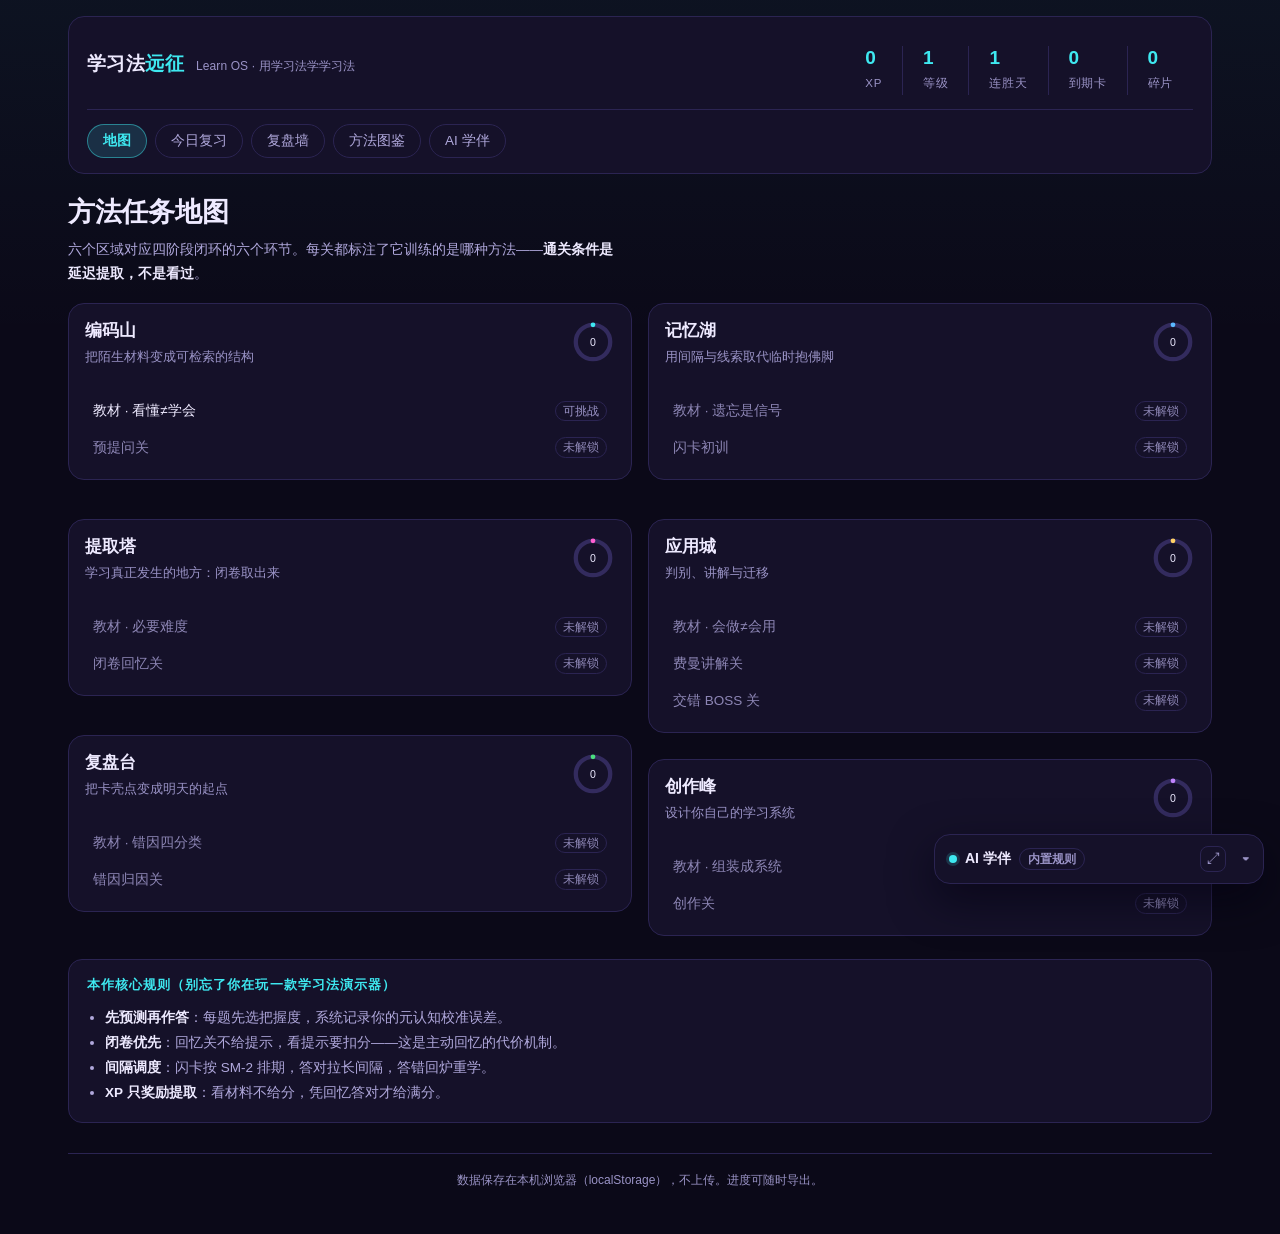
<file: docs/index.html>
<!DOCTYPE html>
<html lang="zh-CN">
<head>
<meta charset="utf-8">
<meta name="viewport" content="width=device-width,initial-scale=1,viewport-fit=cover">
<title>学习法远征 · Learn OS</title>
<!-- 楷体子集：给长文正文用。文件由 build-kai-font.py 生成，换内容后重跑一次。 -->
<link rel="stylesheet" href="kai-font.css">
<link rel="stylesheet" href="styles.css">
</head>
<body>

<div id="app">

  <!-- ============ 顶部 HUD ============ -->
  <header class="hud">
    <div class="hud-left">
      <div class="logo">学习法<b>远征</b></div>
      <div class="sub">Learn OS · 用学习法学学习法</div>
    </div>
    <div class="hud-stats">
      <div class="stat"><span class="v" id="hud-xp">0</span><span class="k">XP</span></div>
      <div class="stat"><span class="v" id="hud-lv">1</span><span class="k">等级</span></div>
      <div class="stat"><span class="v" id="hud-streak">0</span><span class="k">连胜天</span></div>
      <div class="stat"><span class="v" id="hud-due">0</span><span class="k">到期卡</span></div>
      <div class="stat"><span class="v" id="hud-frag">0</span><span class="k">碎片</span></div>
    </div>
    <nav class="hud-nav">
      <button class="tab active" data-view="map">地图</button>
      <button class="tab" data-view="recall">今日复习</button>
      <button class="tab" data-view="wall">复盘墙</button>
      <button class="tab" data-view="library">方法图鉴</button>
      <button class="tab" data-view="companion">AI 学伴</button>
    </nav>
  </header>

  <!-- ============ 主区 ============ -->
  <main id="main">

    <!-- ---------- 地图视图 ---------- -->
    <section class="view" id="view-map">
      <div class="view-head">
        <h1>方法任务地图</h1>
        <p>六个区域对应四阶段闭环的六个环节。每关都标注了它训练的是哪种方法——<b>通关条件是延迟提取，不是看过</b>。</p>
      </div>
      <div class="map" id="map-grid"></div>

      <div class="panel">
        <h2 class="panel-t">本作核心规则（别忘了你在玩一款学习法演示器）</h2>
        <ul class="rules">
          <li><b>先预测再作答</b>：每题先选把握度，系统记录你的元认知校准误差。</li>
          <li><b>闭卷优先</b>：回忆关不给提示，看提示要扣分——这是主动回忆的代价机制。</li>
          <li><b>间隔调度</b>：闪卡按 SM-2 排期，答对拉长间隔，答错回炉重学。</li>
          <li><b>XP 只奖励提取</b>：看材料不给分，凭回忆答对才给满分。</li>
        </ul>
      </div>
    </section>

    <!-- ---------- 今日复习（SM-2 队列） ---------- -->
    <section class="view hidden" id="view-recall">
      <div class="view-head">
        <h1>今日复习队列</h1>
        <p>SM-2 调度：到期卡优先，新卡每日上限 20 张。评分决定下次出现的时间，答错立刻回炉。队列只从<b>已通关</b>的区域出卡——没读过的内容不会来考你。</p>
      </div>
      <div class="recall-wrap">
        <div class="card-box" id="recall-box">
          <div class="card-face" id="recall-front"></div>
          <div class="card-face hidden" id="recall-back"></div>
          <div class="card-meta" id="recall-meta"></div>
        </div>
        <div class="grade-row hidden" id="recall-grades">
          <button class="g g1" data-g="1">忘记</button>
          <button class="g g3" data-g="3">困难</button>
          <button class="g g4" data-g="4">良好</button>
          <button class="g g5" data-g="5">轻松</button>
        </div>
        <div class="row-btns">
          <button class="btn primary" id="recall-show">显示答案</button>
          <button class="btn ghost" id="recall-skip">跳过本张</button>
        </div>
        <div class="queue-info" id="queue-info"></div>
      </div>
    </section>

    <!-- ---------- 复盘墙 ---------- -->
    <section class="view hidden" id="view-wall">
      <div class="view-head">
        <h1>复盘成就墙</h1>
        <p>这里不显示你"学了多久"，只显示你能取出来多少。</p>
      </div>
      <div class="wall-grid">
        <div class="panel">
          <h2 class="panel-t">六区域掌握度</h2>
          <div id="mastery-rings" class="rings"></div>
        </div>
        <div class="panel">
          <h2 class="panel-t">错因分布</h2>
          <div id="mistake-bars" class="bars"></div>
          <p class="hint">知识性错误占比下降才算真进步；表达类错误下降可能只是熟练度。</p>
        </div>
        <div class="panel">
          <h2 class="panel-t">元认知校准</h2>
          <div id="calib" class="calib"></div>
          <p class="hint">校准误差 = |预测正确率 − 实际正确率|。误差越小，你越清楚自己哪里不会。</p>
        </div>
        <div class="panel">
          <h2 class="panel-t">连胜日历 · 近 14 天</h2>
          <div id="streak-cal" class="cal"></div>
        </div>
        <div class="panel">
          <h2 class="panel-t">成就</h2>
          <div id="achv" class="achv"></div>
        </div>
        <div class="panel">
          <h2 class="panel-t">数据导出</h2>
          <p class="hint">所有进度可导出，避免平台锁定与黑箱算法。</p>
          <div class="row-btns">
            <button class="btn" id="exp-csv">导出 Anki 卡包 (CSV)</button>
            <button class="btn" id="exp-json">导出学习日志 (JSON)</button>
            <button class="btn danger" id="exp-reset">清空进度</button>
          </div>
        </div>
      </div>
    </section>

    <!-- ---------- 方法图鉴 ---------- -->
    <section class="view hidden" id="view-library">
      <div class="view-head">
        <h1>18 种方法图鉴</h1>
        <p>按证据强度分层：第一梯队无条件优先，第二梯队基础扎实后叠加，辅助类只做配角，最后一类请当反面教材。</p>
        <div class="row-btns" id="lib-filter">
          <button class="btn small" data-f="all">全部 18</button>
          <button class="btn small" data-f="1">第一梯队</button>
          <button class="btn small" data-f="2">第二梯队</button>
          <button class="btn small" data-f="3">辅助</button>
          <button class="btn small" data-f="4">误传</button>
        </div>
      </div>
      <div class="lib-grid" id="lib-grid"></div>
    </section>

    <!-- ---------- AI 学伴 ---------- -->
    <section class="view hidden" id="view-companion">
      <div class="view-head">
        <h1>AI 学伴 · 提示词库</h1>
        <p>规则：AI 只做追问者、生成器、诊断者。默认不给你答案，你独立作答之后它才批改。下面是可直接复制的提示词。</p>
      </div>
      <div class="prompt-grid" id="prompt-grid"></div>
      <div class="panel">
        <h2 class="panel-t">三条不可让渡的红线</h2>
        <ul class="rules">
          <li><b>先生成，后辅助</b>：任何任务先独立做，AI 只做批改与追问。</li>
          <li><b>答案不算产出</b>：不看 AI 文本重写一次，才算完成。</li>
          <li><b>事实必核查</b>：AI 给的数字与引用，一律二次检索。</li>
        </ul>
      </div>
    </section>

    <!-- ---------- 关卡视图 ---------- -->
    <section class="view hidden" id="view-level">
      <button class="btn ghost back" id="level-back">← 返回地图</button>
      <button class="btn ghost back" id="readmode-toggle" title="切换精读排版：大字号、宽行距，适合长时间阅读">阅读模式：关</button>
      <div class="level-head">
        <div class="lv-tag" id="lv-tag"></div>
        <h1 id="lv-title"></h1>
        <p id="lv-brief"></p>
        <div class="lv-method" id="lv-method"></div>
      </div>
      <!-- 阅读滑轨：既是进度，也是页码导航（悬停看页码+小节，点击/方向键跳页） -->
      <div class="rd-scrub" id="rd-scrub" role="slider" tabindex="0"
           aria-label="阅读进度，可跳页" aria-orientation="horizontal"
           aria-valuemin="1" aria-valuemax="1" aria-valuenow="1">
        <div class="rd-scrub-rail">
          <span class="rd-scrub-seg" id="rd-seg"></span>
          <div class="progress-bar" id="lv-progress"></div>
          <span class="rd-scrub-ticks" id="rd-ticks"></span>
          <i class="rd-scrub-cursor" id="rd-cursor"></i>
        </div>
        <div class="rd-tip" id="rd-tip"></div>
      </div>
      <div class="stage" id="lv-stage"></div>
      <div class="row-btns" id="lv-actions"></div>
      <div class="feedback hidden" id="lv-feedback"></div>
    </section>

  </main>

  <!-- ============ AI 学伴浮动面板 ============ -->
  <aside id="npc" class="npc">
    <div class="npc-head" id="npc-toggle">
      <span class="dot"></span>
      <span>AI 学伴</span>
      <span class="npc-badge" id="npc-badge">内置规则</span>
      <button class="npc-exp" id="npc-expand" type="button" aria-label="展开学伴面板为分屏"
              title="展开为分屏：学伴铺在右侧，和网页并排看">⤢</button>
      <span class="caret">▾</span>
    </div>
    <div class="npc-body" id="npc-body">
      <div class="npc-modes" id="npc-modes">
        <button class="btn small on" data-mode="ask" type="button">只追问</button>
        <button class="btn small" data-mode="review" type="button">批改</button>
      </div>
      <div class="chat" id="npc-chat"></div>
      <textarea id="npc-input" class="npc-input" rows="2"
                placeholder="先写下你自己的答案，再让学伴追问…（Ctrl/⌘ + Enter 发送）"></textarea>
      <div class="row-btns">
        <button class="btn small primary" id="npc-ask">发送</button>
        <button class="btn small ghost" id="npc-clear">清空</button>
        <button class="btn small ghost" id="npc-export">导出</button>
      </div>
      <div class="npc-tip">学伴默认不给答案。切到「批改」模式才会评价你的作答。</div>
    </div>
  </aside>

  <footer class="foot">
    数据保存在本机浏览器（localStorage），不上传。进度可随时导出。
  </footer>
</div>

<script src="data.js"></script>
<script src="lessons.js"></script>
<script src="engine.js"></script>
<!-- 交互图引擎与图库：教材关的 fig 字段指向这里的图 id -->
<script src="viz-core.js"></script>
<script src="viz-demo.js"></script>
<script src="app.js"></script>
</body>
</html>
</file>
